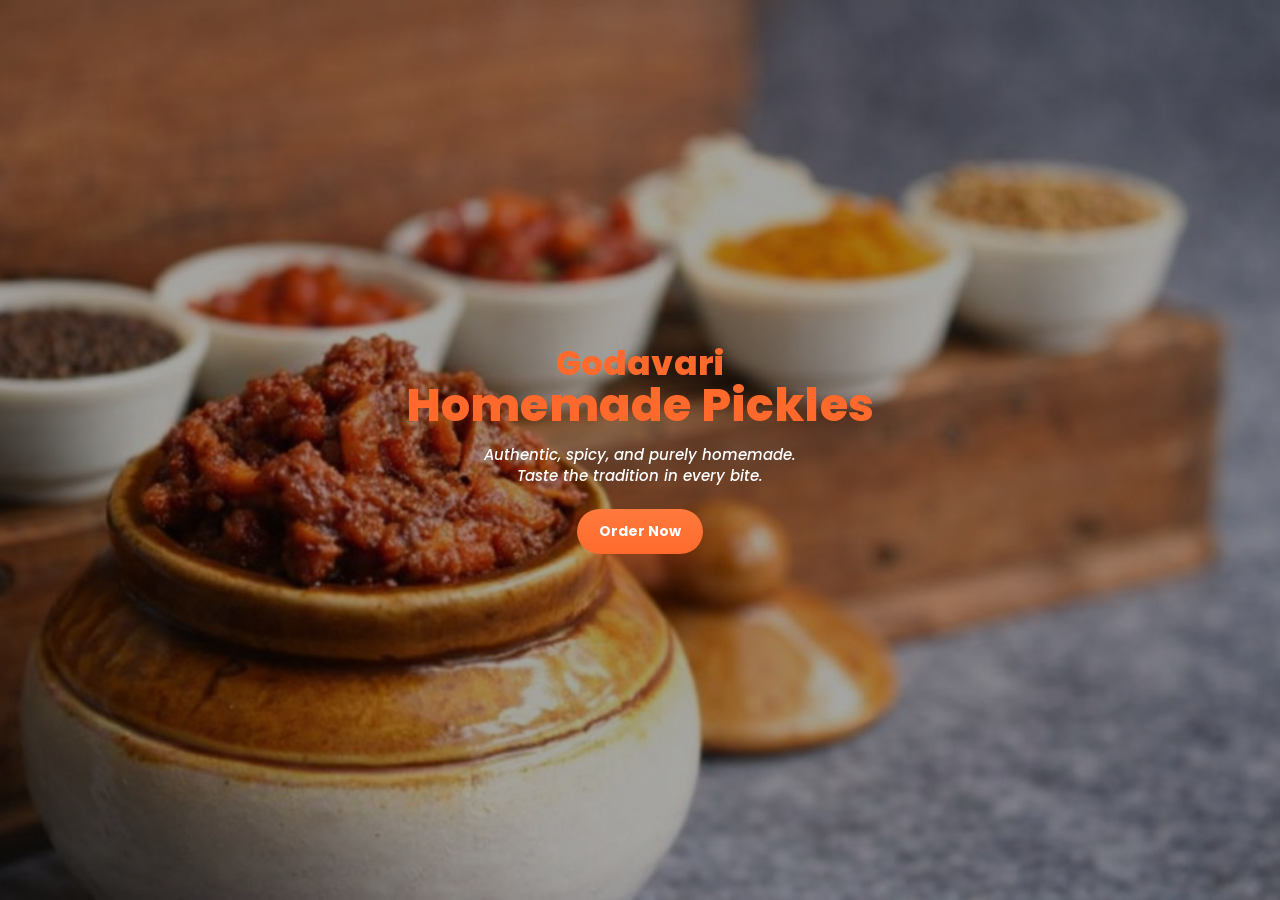
<file: index.html>
<!doctype html>
<html lang="en">
<head>
  <meta charset="UTF-8" />
  <meta name="viewport" content="width=device-width, initial-scale=1.0" />
  <title>Godavari Homemade Pickles</title>
  <link rel="preconnect" href="https://fonts.googleapis.com">
  <link rel="preconnect" href="https://fonts.gstatic.com" crossorigin>
  <link href="https://fonts.googleapis.com/css2?family=Poppins:wght@300;400;500;600;700;800&display=swap" rel="stylesheet">
  <link rel="stylesheet" href="./css/style.css" />
</head>
<body>
  <main class="landing" aria-label="Godavari Homemade Pickles">
    <div class="landing__overlay" aria-hidden="true"></div>
    <div class="landing__content">
      <h1 class="landing__title">
        <span class="landing__title-top">Godavari</span>
        <span class="landing__title-bottom">Homemade Pickles</span>
      </h1>
      <p class="landing__subtitle">Authentic, spicy, and purely homemade.<br> Taste the tradition in every bite.</p>
      <a class="btn btn--primary landing__cta" href="./order.html">Order Now</a>
    </div>
  </main>
</body>
</html>
</file>
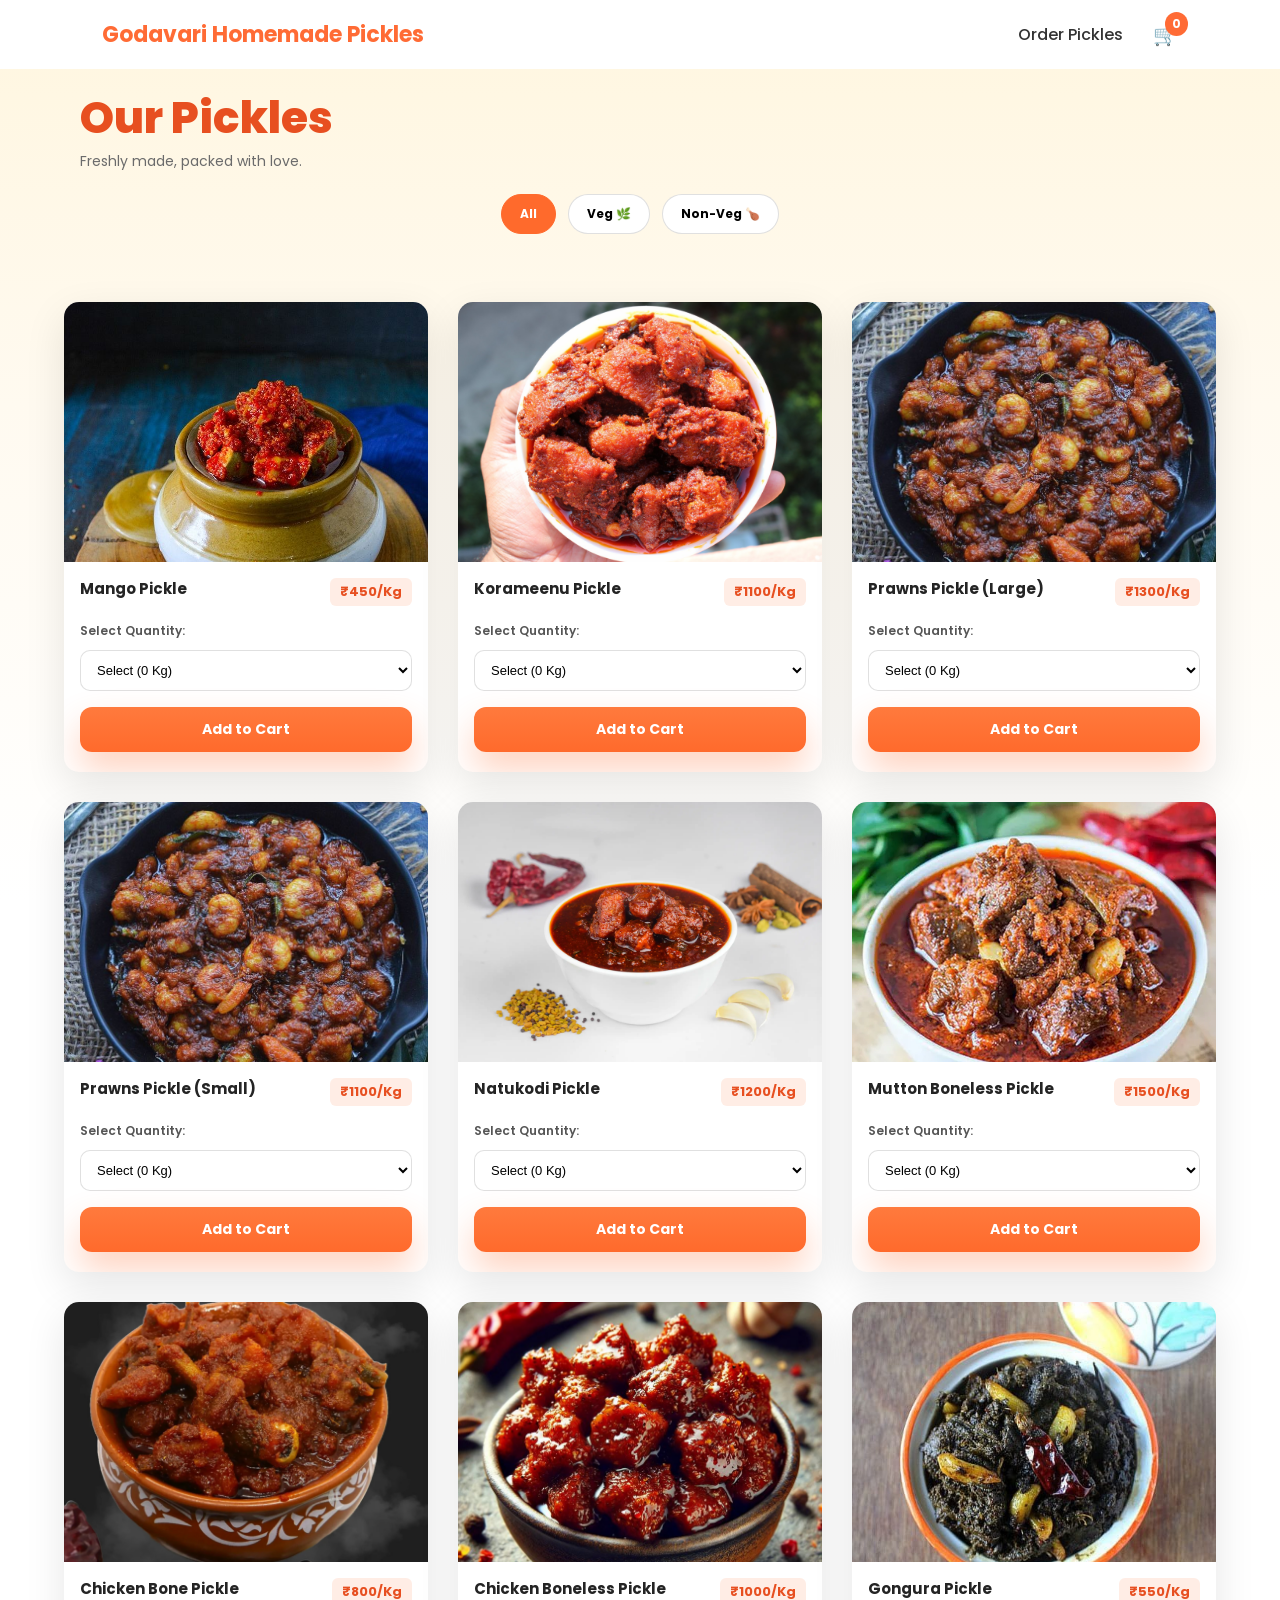
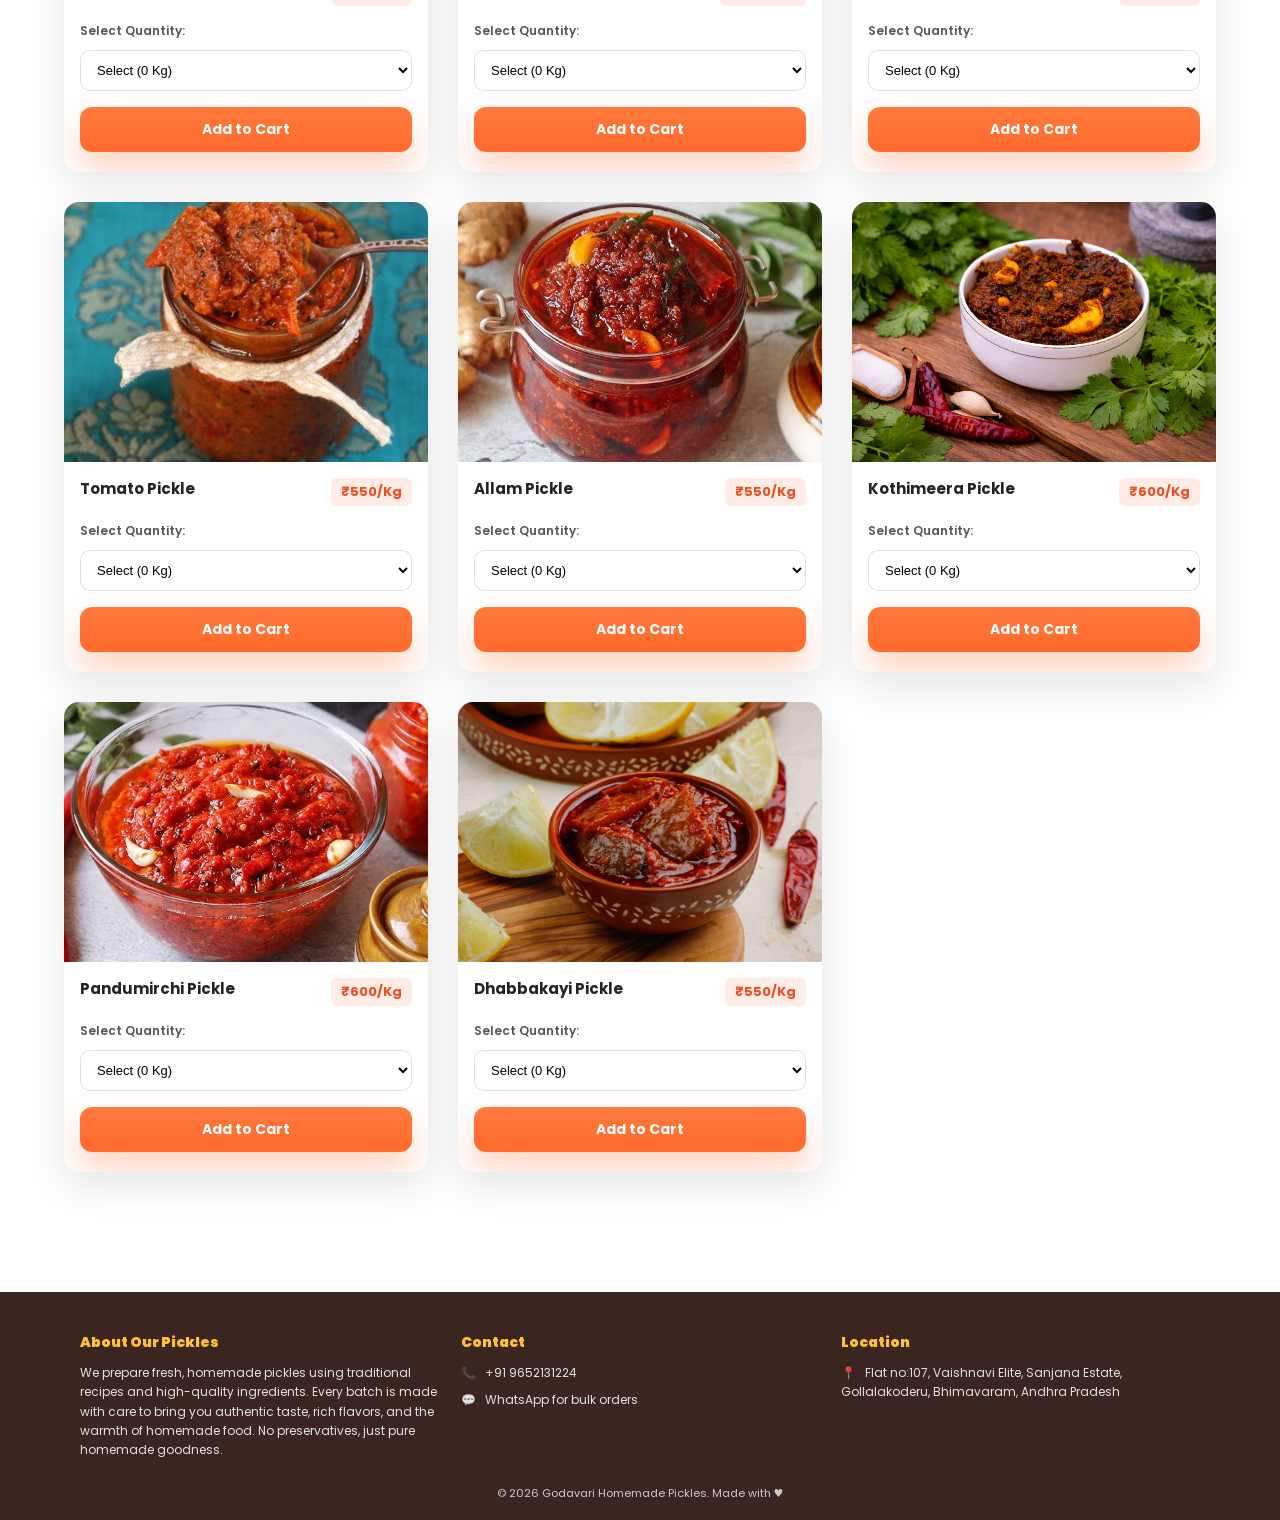
<file: order.html>
<!doctype html>
<html lang="en">
<head>
  <meta charset="UTF-8" />
  <meta name="viewport" content="width=device-width, initial-scale=1.0" />
  <title>Order Pickles | Godavari Homemade Pickles</title>
  <link rel="preconnect" href="https://fonts.googleapis.com">
  <link rel="preconnect" href="https://fonts.gstatic.com" crossorigin>
  <link href="https://fonts.googleapis.com/css2?family=Poppins:wght@300;400;500;600;700;800&display=swap" rel="stylesheet">
  <link rel="stylesheet" href="./css/style.css" />
</head>
<body>
  <header class="header">
    <a href="./index.html" class="logo">Godavari Homemade Pickles</a>

    <div class="right-section">
      <nav class="nav">
        <a href="./order.html">Order Pickles</a>
      </nav>
      <button class="menu-toggle" type="button" aria-label="Open menu" aria-expanded="false" data-menu-toggle>☰</button>
      <a href="./summary.html" class="cart-icon">
        🛒
        <span class="cart-count" data-cart-badge>0</span>
      </a>
    </div>
    <div class="nav-links" data-nav-links>
      <a href="./order.html" class="nav-link">Order Pickles</a>
    </div>
  </header>

  <main>
    <section class="page-hero">
      <div class="container">
        <h1 class="page-title">Our Pickles</h1>
        <p class="page-subtitle">Freshly made, packed with love.</p>

        <div class="filter-bar" role="tablist" aria-label="Filters">
          <button class="filter-chip is-active" type="button" data-filter="all">All</button>
          <button class="filter-chip" type="button" data-filter="veg">Veg 🌿</button>
          <button class="filter-chip" type="button" data-filter="nonveg">Non-Veg 🍗</button>
        </div>
      </div>
    </section>

    <section class="products">
      <div class="products-container" data-product-grid></div>
    </section>
  </main>

  <footer class="site-footer" id="contact">
    <div class="container footer-grid">
      <div class="footer-col">
        <h3 class="footer-title">About Our Pickles</h3>
        <p class="footer-text">We prepare fresh, homemade pickles using traditional recipes and high-quality ingredients. Every batch is made with care to bring you authentic taste, rich flavors, and the warmth of homemade food. No preservatives, just pure homemade goodness.</p>
      </div>
      <div class="footer-col">
        <h3 class="footer-title">Contact</h3>
        <p class="footer-text"><span class="footer-icon" aria-hidden="true">📞</span> +91 9652131224</p>
        <p class="footer-text"><span class="footer-icon" aria-hidden="true">💬</span> WhatsApp for bulk orders</p>
      </div>
      <div class="footer-col">
        <h3 class="footer-title">Location</h3>
        <p class="footer-text"><span class="footer-icon" aria-hidden="true">📍</span> Flat no:107, Vaishnavi Elite, Sanjana Estate, Gollalakoderu, Bhimavaram, Andhra Pradesh</p>
      </div>
    </div>
    <div class="footer-bottom">© 2026 Godavari Homemade Pickles. Made with <span aria-hidden="true">♥</span></div>
  </footer>

  <script src="./js/main.js"></script>
  <div id="toast" class="toast"></div>
</body>
</html>
</file>
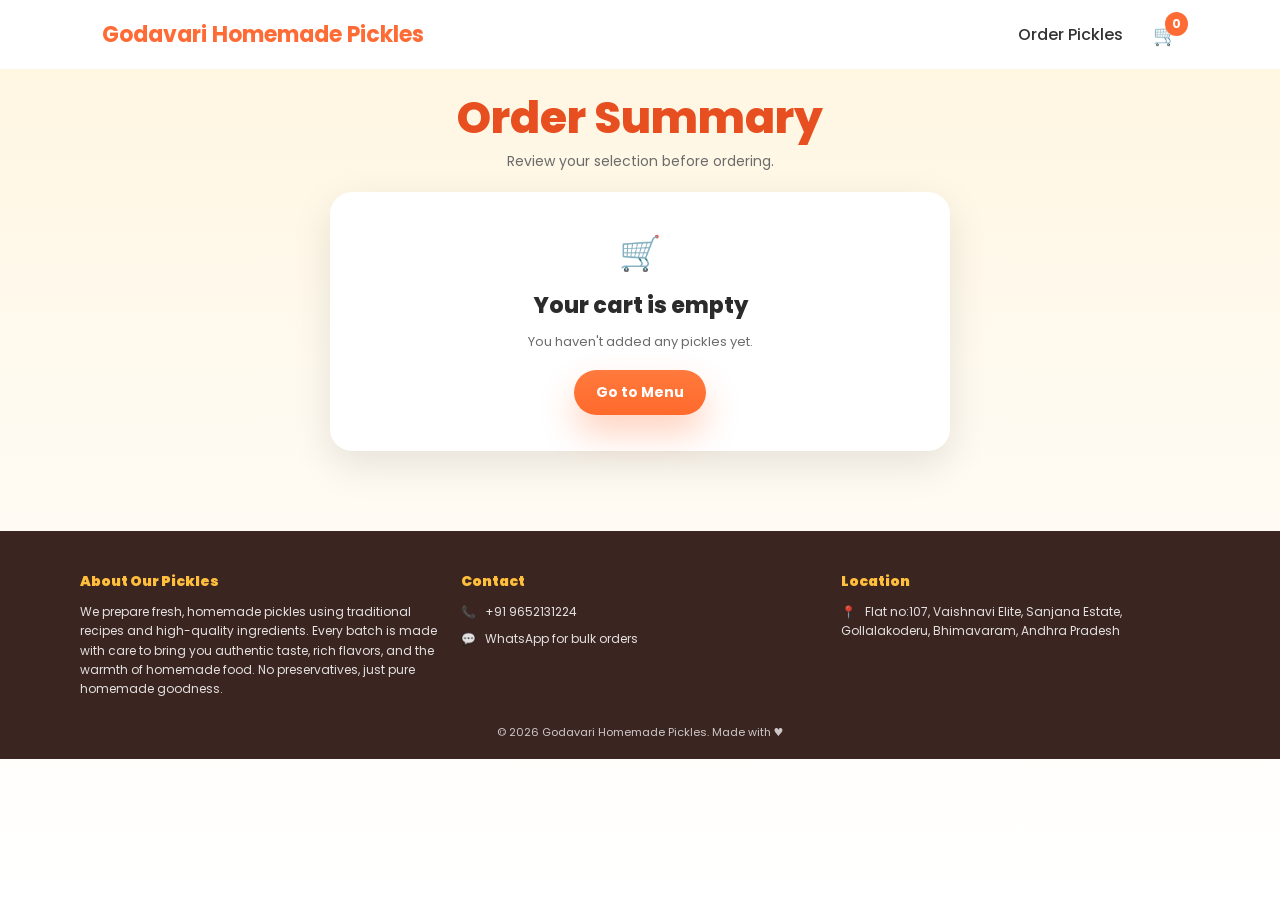
<file: summary.html>
<!doctype html>
<html lang="en">
<head>
  <meta charset="UTF-8" />
  <meta name="viewport" content="width=device-width, initial-scale=1.0" />
  <title>Order Summary | Godavari Homemade Pickles</title>
  <link rel="preconnect" href="https://fonts.googleapis.com">
  <link rel="preconnect" href="https://fonts.gstatic.com" crossorigin>
  <link href="https://fonts.googleapis.com/css2?family=Poppins:wght@300;400;500;600;700;800&display=swap" rel="stylesheet">
  <link rel="stylesheet" href="./css/style.css" />
</head>
<body>
  <header class="header">
    <a href="./index.html" class="logo">Godavari Homemade Pickles</a>

    <div class="right-section">
      <nav class="nav">
        <a href="./order.html">Order Pickles</a>
      </nav>
      <button class="menu-toggle" type="button" aria-label="Open menu" aria-expanded="false" data-menu-toggle>☰</button>
      <a href="./summary.html" class="cart-icon">
        🛒
        <span class="cart-count" data-cart-badge>0</span>
      </a>
    </div>
    <div class="nav-links" data-nav-links>
      <a href="./order.html" class="nav-link">Order Pickles</a>
    </div>
  </header>

  <main>
    <section class="page-hero">
      <div class="container">
        <h1 class="page-title page-title--center">Order Summary</h1>
        <p class="page-subtitle page-subtitle--center">Review your selection before ordering.</p>
      </div>
    </section>

    <section class="summary">
      <div class="container">
        <div class="summary-wrap" data-summary-wrap>
          <div class="summary-card" data-summary-card></div>
        </div>

        <div class="form-card" data-user-form>
          <h2 class="form-title">Your Details</h2>
          <div class="form-grid">
            <label class="field">
              <span class="field__label">Full Name</span>
              <input class="field__input" type="text" name="fullName" autocomplete="name" required />
            </label>
            <label class="field">
              <span class="field__label">Phone Number</span>
              <input class="field__input" type="tel" name="phone" autocomplete="tel" required inputmode="tel" />
            </label>
          </div>

          <label class="field">
            <span class="field__label">Full Address</span>
            <textarea class="field__input field__input--textarea" name="address" rows="4" placeholder="Street, Area, City, State, Pincode" required></textarea>
          </label>

          <div class="form-actions">
            <a class="btn btn--secondary" href="./order.html">Add More Items</a>
            <button class="btn btn--primary" type="button" data-place-order>Place Order</button>
          </div>
        </div>
      </div>
    </section>
  </main>

  <footer class="site-footer" id="contact">
    <div class="container footer-grid">
      <div class="footer-col">
        <h3 class="footer-title">About Our Pickles</h3>
        <p class="footer-text">We prepare fresh, homemade pickles using traditional recipes and high-quality ingredients. Every batch is made with care to bring you authentic taste, rich flavors, and the warmth of homemade food. No preservatives, just pure homemade goodness.</p>
      </div>
      <div class="footer-col">
        <h3 class="footer-title">Contact</h3>
        <p class="footer-text"><span class="footer-icon" aria-hidden="true">📞</span> +91 9652131224</p>
        <p class="footer-text"><span class="footer-icon" aria-hidden="true">💬</span> WhatsApp for bulk orders</p>
      </div>
      <div class="footer-col">
        <h3 class="footer-title">Location</h3>
        <p class="footer-text"><span class="footer-icon" aria-hidden="true">📍</span> Flat no:107, Vaishnavi Elite, Sanjana Estate, Gollalakoderu, Bhimavaram, Andhra Pradesh</p>
      </div>
    </div>
    <div class="footer-bottom">© 2026 Godavari Homemade Pickles. Made with <span aria-hidden="true">♥</span></div>
  </footer>

  <script src="./js/main.js"></script>
  <div id="toast" class="toast"></div>
</body>
</html>
</file>
<file: css/style.css>
:root{
  --bg:#fff6df;
  --bg2:#fff3d1;
  --card:#ffffff;
  --text:#1c1c1c;
  --muted:#6b6b6b;
  --primary:#ff6a2c;
  --primary2:#ff7a3d;
  --shadow:0 14px 40px rgba(0,0,0,.10);
  --radius:18px;
  --radius2:14px;
  --max:1120px;
}

*{box-sizing:border-box}
html,body{min-height:100%}
body{
  margin:0;
  font-family:Poppins,system-ui,-apple-system,Segoe UI,Roboto,Arial,sans-serif;
  color:var(--text);
  background:linear-gradient(180deg,var(--bg) 0%, #fffaf0 45%, #fff 100%);
  background-attachment: fixed;
  overflow-x:hidden;
}
img{max-width:100%;display:block}
a{color:inherit;text-decoration:none}
button{font-family:inherit}

.container{
  width:min(var(--max), calc(100% - 32px));
  margin:0 auto;
}

.site-header{
  position:sticky;
  top:0;
  z-index:50;
  background:rgba(255,255,255,.92);
  backdrop-filter:blur(10px);
  border-bottom:1px solid rgba(0,0,0,.06);
}

.navbar{
  height:64px;
  display:flex;
  align-items:center;
  justify-content:space-between;
  gap:14px;
  padding:0 16px;
  max-width:var(--max);
  margin:0 auto;
}

.brand{
  display:flex;
  align-items:center;
  min-width:0;
}

.brand__text{
  font-weight:700;
  color:var(--primary);
  font-size:16px;
  white-space:nowrap;
  overflow:hidden;
  text-overflow:ellipsis;
}

.nav-links{
  display:flex;
  align-items:center;
  gap:22px;
}

.nav-link{
  font-size:14px;
  color:#2a2a2a;
  font-weight:500;
}

.cart-btn{
  position:relative;
  display:flex;
  align-items:center;
  justify-content:center;
  width:44px;
  height:44px;
  border-radius:999px;
  flex:0 0 auto;
}

.cart-btn__icon{font-size:18px;line-height:1}

.cart-badge{
  position:absolute;
  top:6px;
  right:6px;
  min-width:18px;
  height:18px;
  padding:0 5px;
  border-radius:999px;
  background:var(--primary);
  color:#fff;
  font-size:11px;
  font-weight:700;
  display:flex;
  align-items:center;
  justify-content:center;
  transform:translate(30%,-20%);
}

.nav-toggle{
  display:none;
  width:44px;
  height:44px;
  border:1px solid rgba(0,0,0,.10);
  background:#fff;
  border-radius:12px;
  padding:0;
}

.nav-toggle span{
  display:block;
  width:18px;
  height:2px;
  background:#333;
  margin:4px auto;
  border-radius:2px;
}

.landing{
  min-height:100svh;
  min-height:100vh;
  width:100%;
  display:flex;
  align-items:center;
  justify-content:center;
  position:relative;
  padding:24px 16px;
  background:#d9d9d9;
  background-image:url("../images/Homepage.png");
  background-size:cover;
  background-position:center;
  background-repeat:no-repeat;
  overflow:hidden;
}

.landing__overlay{
  position:absolute;
  inset:0;
  background:rgba(0,0,0,.35);
}

.landing__content{
  position:relative;
  z-index:1;
  text-align:center;
  width:min(920px, 100%);
}

.landing__title{margin:0;line-height:1.05;letter-spacing:.2px}
.landing__title-top,
.landing__title-bottom{
  display:block;
  font-weight:800;
  color:var(--primary);
}

.landing__title-top{font-size:34px}
.landing__title-bottom{font-size:46px}

.landing__subtitle{
  margin:14px 0 22px;
  color:#fff;
  font-weight:500;
  font-style:italic;
  font-size:15px;
  line-height:1.45;
}

.landing__cta{
  position:relative;
  padding:12px 28px;
  border-radius:999px;
}

.hero{
  position:relative;
  min-height:360px;
  display:flex;
  align-items:center;
  justify-content:center;
  text-align:center;
  padding:64px 16px;
  overflow:hidden;
}

.hero__bg{
  position:absolute;
  inset:0;
  background:linear-gradient(0deg, rgba(0,0,0,.35), rgba(0,0,0,.35)), #e0e0e0;
  background-size:cover;
  background-position:center;
  transform:scale(1.02);
}

.hero__content{position:relative;z-index:1;max-width:820px}

.hero__title{
  margin:0;
  line-height:1.05;
  letter-spacing:.2px;
}

.hero__title-top,
.hero__title-bottom{
  display:block;
  font-weight:800;
  color:var(--primary);
  font-size:44px;
}

.hero__subtitle{
  margin:14px 0 22px;
  color:#fff;
  font-weight:500;
  font-style:italic;
  font-size:15px;
  line-height:1.45;
}

.btn{
  border:0;
  cursor:pointer;
  display:inline-flex;
  align-items:center;
  justify-content:center;
  border-radius:999px;
  padding:12px 22px;
  font-weight:700;
  font-size:14px;
  max-width:100%;
}

.btn--primary{
  background:linear-gradient(180deg,var(--primary2),var(--primary));
  color:#fff;
  box-shadow:0 18px 35px rgba(255,106,44,.30);
}

.btn--secondary{
  background:#fff;
  border:1px solid rgba(0,0,0,.10);
  color:#222;
}

.home-products{padding:46px 0}

.section-head{padding:0 0 18px}
.section-title{margin:0;font-size:34px;color:#e74f20;font-weight:800}
.section-subtitle{margin:8px 0 0;color:var(--muted);font-size:14px}
.home-cta{display:flex;justify-content:center;padding:10px 0 0}

.page-hero{padding:26px 0 10px}
.page-title{margin:0;font-size:44px;font-weight:800;color:#e74f20;line-height:1.05}
.page-subtitle{margin:10px 0 0;color:var(--muted);font-size:14px}
.page-title--center,.page-subtitle--center{text-align:center}

.filter-bar{
  margin:22px auto 0;
  display:flex;
  justify-content:center;
  gap:12px;
  flex-wrap:wrap;
}

.filter-chip{
  border:1px solid rgba(0,0,0,.12);
  background:#fff;
  padding:10px 18px;
  border-radius:999px;
  font-weight:700;
  font-size:12px;
  cursor:pointer;
  max-width:100%;
}

.filter-chip.is-active{
  background:var(--primary);
  border-color:var(--primary);
  color:#fff;
}

.products{padding:18px 0 50px}

.product-grid{
  display:grid;
  grid-template-columns:1fr;
  gap:18px;
}

.card{
  background:var(--card);
  border-radius:var(--radius);
  box-shadow:var(--shadow);
  overflow:hidden;
}

.card__img{
  width:100%;
  height:260px;
  background:#f5f5f5;
  display:flex;
  align-items:center;
  justify-content:center;
  overflow:hidden;
  border-radius:var(--radius) var(--radius) 0 0;
}

.card__img img{
  width:100%;
  height:100%;
  object-fit:cover;
  display:block;
}

.card__body{padding:14px 14px 16px}

.card__head{
  display:flex;
  align-items:flex-start;
  justify-content:space-between;
  gap:10px;
  min-width:0;
}

.card__title{
  margin:0;
  font-size:14px;
  font-weight:800;
  color:#242424;
  line-height:1.2;
  overflow-wrap:anywhere;
}

.price-pill{
  flex:0 0 auto;
  background:rgba(255,106,44,.12);
  color:#e74f20;
  border-radius:6px;
  padding:2px 8px;
  font-weight:800;
  font-size:12px;
  white-space:nowrap;
  max-width:100%;
}

.card__label{margin:10px 0 6px;font-size:11px;color:#444;font-weight:700}

.select{
  width:100%;
  border:1px solid rgba(0,0,0,.12);
  border-radius:10px;
  padding:11px 12px;
  background:#fff;
  font-size:13px;
  max-width:100%;
}

.card__actions{margin-top:12px}

.btn-add{
  width:100%;
  border-radius:12px;
  padding:12px 14px;
}

.summary{padding:10px 0 50px}

.summary-wrap{
  display:flex;
  justify-content:center;
}

.summary-card{
  width:min(620px, 100%);
  background:#fff;
  border-radius:22px;
  box-shadow:var(--shadow);
  padding:18px;
}

.summary-empty{
  width:min(620px, 100%);
  background:#fff;
  border-radius:22px;
  box-shadow:var(--shadow);
  padding:36px 18px;
  text-align:center;
}

.summary-empty__icon{font-size:34px;margin-bottom:10px}
.summary-empty__title{margin:0;font-size:22px;font-weight:800;color:#2b2b2b}
.summary-empty__sub{margin:10px 0 18px;color:var(--muted);font-size:13px}

.summary-list{display:flex;flex-direction:column;gap:12px}

.summary-item{
  display:grid;
  grid-template-columns:1fr;
  gap:12px;
  padding:14px 0;
}

.summary-item + .summary-item{border-top:1px dashed rgba(0,0,0,.12)}

.summary-item__name{margin:0;font-size:14px;font-weight:700;overflow-wrap:anywhere;color:#242424}
.summary-item__hint{margin:4px 0 0;font-size:12px;color:var(--muted)}

.qty-row{
  display:flex;
  align-items:center;
  justify-content:space-between;
  gap:12px;
  flex-wrap:wrap;
}

.qty-control{
  display:flex;
  align-items:center;
  border:1px solid rgba(0,0,0,.12);
  border-radius:999px;
  overflow:hidden;
  background:#fff;
  max-width:100%;
}

.qty-btn{
  width:38px;
  height:34px;
  border:0;
  background:#fff;
  cursor:pointer;
  font-weight:900;
  color:#333;
  flex:0 0 auto;
}

.qty-value{
  min-width:54px;
  padding:0 10px;
  height:34px;
  display:flex;
  align-items:center;
  justify-content:center;
  font-weight:800;
  font-size:13px;
  white-space:nowrap;
}

.icon-btn{
  width:36px;
  height:36px;
  border-radius:10px;
  border:1px solid rgba(0,0,0,.10);
  background:#fff;
  cursor:pointer;
  display:flex;
  align-items:center;
  justify-content:center;
  flex:0 0 auto;
}

.icon-btn span{font-size:16px}

.total-row{
  margin-top:14px;
  border-top:2px solid rgba(255,106,44,.55);
  padding-top:14px;
  display:flex;
  justify-content:space-between;
  align-items:center;
  gap:10px;
}

.total-label{font-weight:800;color:#2a2a2a}
.total-value{font-weight:900;color:#e74f20;font-size:18px;white-space:nowrap}

.form-card{
  width:min(620px, 100%);
  margin:16px auto 0;
  background:#fff;
  border-radius:22px;
  box-shadow:var(--shadow);
  padding:18px;
}

.form-title{margin:0 0 12px;font-size:18px;font-weight:900;color:#2a2a2a}

.form-grid{
  display:grid;
  grid-template-columns:1fr;
  gap:12px;
}

.field{display:flex;flex-direction:column;gap:6px}
.field__label{font-size:12px;font-weight:800;color:#353535}
.field__input{
  width:100%;
  border:1px solid rgba(0,0,0,.12);
  border-radius:12px;
  padding:12px 12px;
  font-size:13px;
  outline:none;
  max-width:100%;
}

.field__input--textarea{resize:vertical;min-height:96px}

.form-actions{
  margin-top:14px;
  display:flex;
  gap:10px;
  flex-wrap:wrap;
}

.site-footer{
  background:#3a2521;
  color:#fff;
  padding:40px 0 18px;
  margin-top:30px;
}

.footer-grid{
  display:grid;
  grid-template-columns:1fr;
  gap:22px;
}

.footer-title{margin:0 0 10px;font-size:14px;color:#ffbe3b;font-weight:900}
.footer-text{margin:0 0 8px;font-size:12px;line-height:1.6;color:rgba(255,255,255,.86)}
.footer-bottom{text-align:center;color:rgba(255,255,255,.75);font-size:11px;padding-top:18px}
.footer-icon{display:inline-block;margin-right:6px}

@media (min-width:640px){
  .hero{min-height:420px}
  .hero__title-top,.hero__title-bottom{font-size:56px}
  .product-grid{grid-template-columns:repeat(2,1fr)}
  .card__img{height:190px}
  .footer-grid{grid-template-columns:repeat(3,1fr)}
  .form-grid{grid-template-columns:1fr 1fr}
  .summary-item{grid-template-columns:1fr auto;align-items:center}
}

@media (min-width:980px){
  .product-grid{grid-template-columns:repeat(3,1fr)}
}

@media (max-width:860px){
  .brand__text{white-space:normal;line-height:1.15;max-width:210px}
}

/* Product Grid Layout - Exact CSS as requested */
.products-container {
  display: grid;
  grid-template-columns: repeat(3, 1fr);
  gap: 30px;
  padding: 40px 5%;
  width: 100%;
}

@media (max-width: 1024px) {
  .products-container {
    grid-template-columns: repeat(2, 1fr);
  }
}

@media (max-width: 600px) {
  .products-container {
    grid-template-columns: 1fr;
  }
}

.product-card {
  background: #fff;
  border-radius: 15px;
  overflow: hidden;
  display: flex;
  flex-direction: column;
  justify-content: space-between;
  box-shadow: 0 14px 40px rgba(0,0,0,.10);
  width: 100%;
  max-width: 100%;
  min-width: 0;
}

.product-card__img {
  width: 100%;
  height: 260px;
  background: #f5f5f5;
  display: flex;
  align-items: center;
  justify-content: center;
  overflow: hidden;
  flex-shrink: 0;
}

.product-card__img img {
  width: 100%;
  height: 100%;
  object-fit: cover;
  display: block;
  max-width: 100%;
}

.product-card__body {
  padding: 16px 16px 20px;
  display: flex;
  flex-direction: column;
  flex: 1;
  gap: 4px;
}

.product-card__head {
  display: flex;
  align-items: flex-start;
  justify-content: space-between;
  gap: 16px;
  min-width: 0;
  margin-bottom: 4px;
}

.product-card__title {
  margin: 0;
  font-size: 15px;
  font-weight: 700;
  color: #242424;
  line-height: 1.4;
  overflow-wrap: anywhere;
  flex: 1;
  min-width: 0;
}

.product-card__price {
  flex: 0 0 auto;
  background: rgba(255,106,44,.12);
  color: #e74f20;
  border-radius: 6px;
  padding: 4px 10px;
  font-weight: 700;
  font-size: 13px;
  white-space: nowrap;
}

.product-card__label {
  margin: 8px 0 6px;
  font-size: 12px;
  color: #555;
  font-weight: 600;
}

.product-card__actions {
  margin-top: 12px;
}

/* Mobile Navigation - Updated Layout */
header {
  display: flex;
  justify-content: space-between;
  align-items: center;
  padding: 15px 5%;
}

.nav-links {
  display: flex;
  gap: 30px;
}

.menu-toggle {
  display: none;
  font-size: 28px;
  cursor: pointer;
  background: none;
  border: none;
  padding: 0;
}

@media (max-width: 768px) {
  .header {
    display: flex;
    align-items: center;
    justify-content: space-between;
    padding: 15px 5%;
  }

  .logo {
    font-size: 18px;
    font-weight: 700;
    color: #ff6b35;
  }

  .right-section {
    display: flex;
    align-items: center;
    gap: 15px;
  }

  .nav {
    display: none;
  }

  .menu-toggle {
    display: block;
    font-size: 24px;
    cursor: pointer;
  }

  .cart-icon {
    display: block;
    position: relative;
    font-size: 20px;
  }

  .cart-count {
    position: absolute;
    top: -8px;
    right: -10px;
    background: #ff6b35;
    color: white;
    font-size: 12px;
    padding: 3px 7px;
    border-radius: 50%;
    font-weight: 700;
  }

  .nav-links {
    display: none;
    position: absolute;
    top: 70px;
    right: 5%;
    background: white;
    flex-direction: column;
    gap: 15px;
    padding: 20px;
    border-radius: 10px;
    box-shadow: 0 10px 20px rgba(0,0,0,0.1);
    z-index: 100;
  }

  .nav-links.active {
    display: flex;
  }
}

/* Toast Notification Styles */
.toast {
  position: fixed;
  bottom: 30px;
  right: 30px;
  background: #ff6b35;
  color: white;
  padding: 14px 24px;
  border-radius: 10px;
  font-weight: 600;
  box-shadow: 0 8px 20px rgba(0,0,0,0.15);
  opacity: 0;
  transform: translateY(20px);
  transition: all 0.3s ease;
  z-index: 9999;
}

.toast.show {
  opacity: 1;
  transform: translateY(0);
}

@media (max-width: 600px) {
  .toast {
    right: 50%;
    transform: translate(50%, 20px);
    bottom: 20px;
  }

  .toast.show {
    transform: translate(50%, 0);
  }
}

/* Desktop Navbar Layout - min-width: 1024px */
@media (min-width: 1024px) {
  .site-header {
    padding: 15px 8%;
  }

  .navbar {
    display: flex;
    align-items: center;
    justify-content: space-between;
    padding: 0;
    max-width: none;
    gap: 0;
  }

  .brand__text {
    font-weight: 700;
    font-size: 20px;
  }

  .nav-links {
    display: flex;
    gap: 40px;
    align-items: center;
  }

  .nav-link {
    text-decoration: none;
    color: #333;
    font-weight: 500;
    transition: color 0.3s ease;
    position: relative;
  }

  .nav-link:hover {
    color: #ff6b35;
  }

  .nav-link::after {
    content: '';
    position: absolute;
    bottom: -4px;
    left: 0;
    width: 0;
    height: 2px;
    background: #ff6b35;
    transition: width 0.3s ease;
  }

  .nav-link:hover::after {
    width: 100%;
  }

  .cart-btn {
    font-size: 20px;
    cursor: pointer;
  }

  /* New Desktop Navbar Structure */
  .header {
    display: flex;
    align-items: center;
    justify-content: space-between;
    padding: 18px 8%;
    background: #fff;
  }

  .header .logo {
    font-size: 22px;
    font-weight: 700;
    color: #ff6b35;
    text-decoration: none;
  }

  .header .right-section {
    display: flex;
    align-items: center;
    gap: 30px;
  }

  .header .nav {
    display: flex;
    gap: 30px;
  }

  .header .nav a {
    text-decoration: none;
    color: #333;
    font-weight: 500;
    transition: 0.3s ease;
  }

  .header .nav a:hover {
    color: #ff6b35;
  }

  .header .right-section .cart-icon {
    display: block;
    position: relative;
    font-size: 20px;
    cursor: pointer;
    text-decoration: none;
  }

  /* Hide mobile elements on desktop */
  .header .menu-toggle,
  .header .nav-links {
    display: none;
  }

  .header .cart-count {
    position: absolute;
    top: -8px;
    right: -10px;
    background: #ff6b35;
    color: white;
    font-size: 12px;
    padding: 3px 7px;
    border-radius: 50%;
    font-weight: 700;
  }

  /* Hide mobile elements on desktop */
  .header .menu-toggle,
  .header .nav-links {
    display: none;
  }
}
</file>
